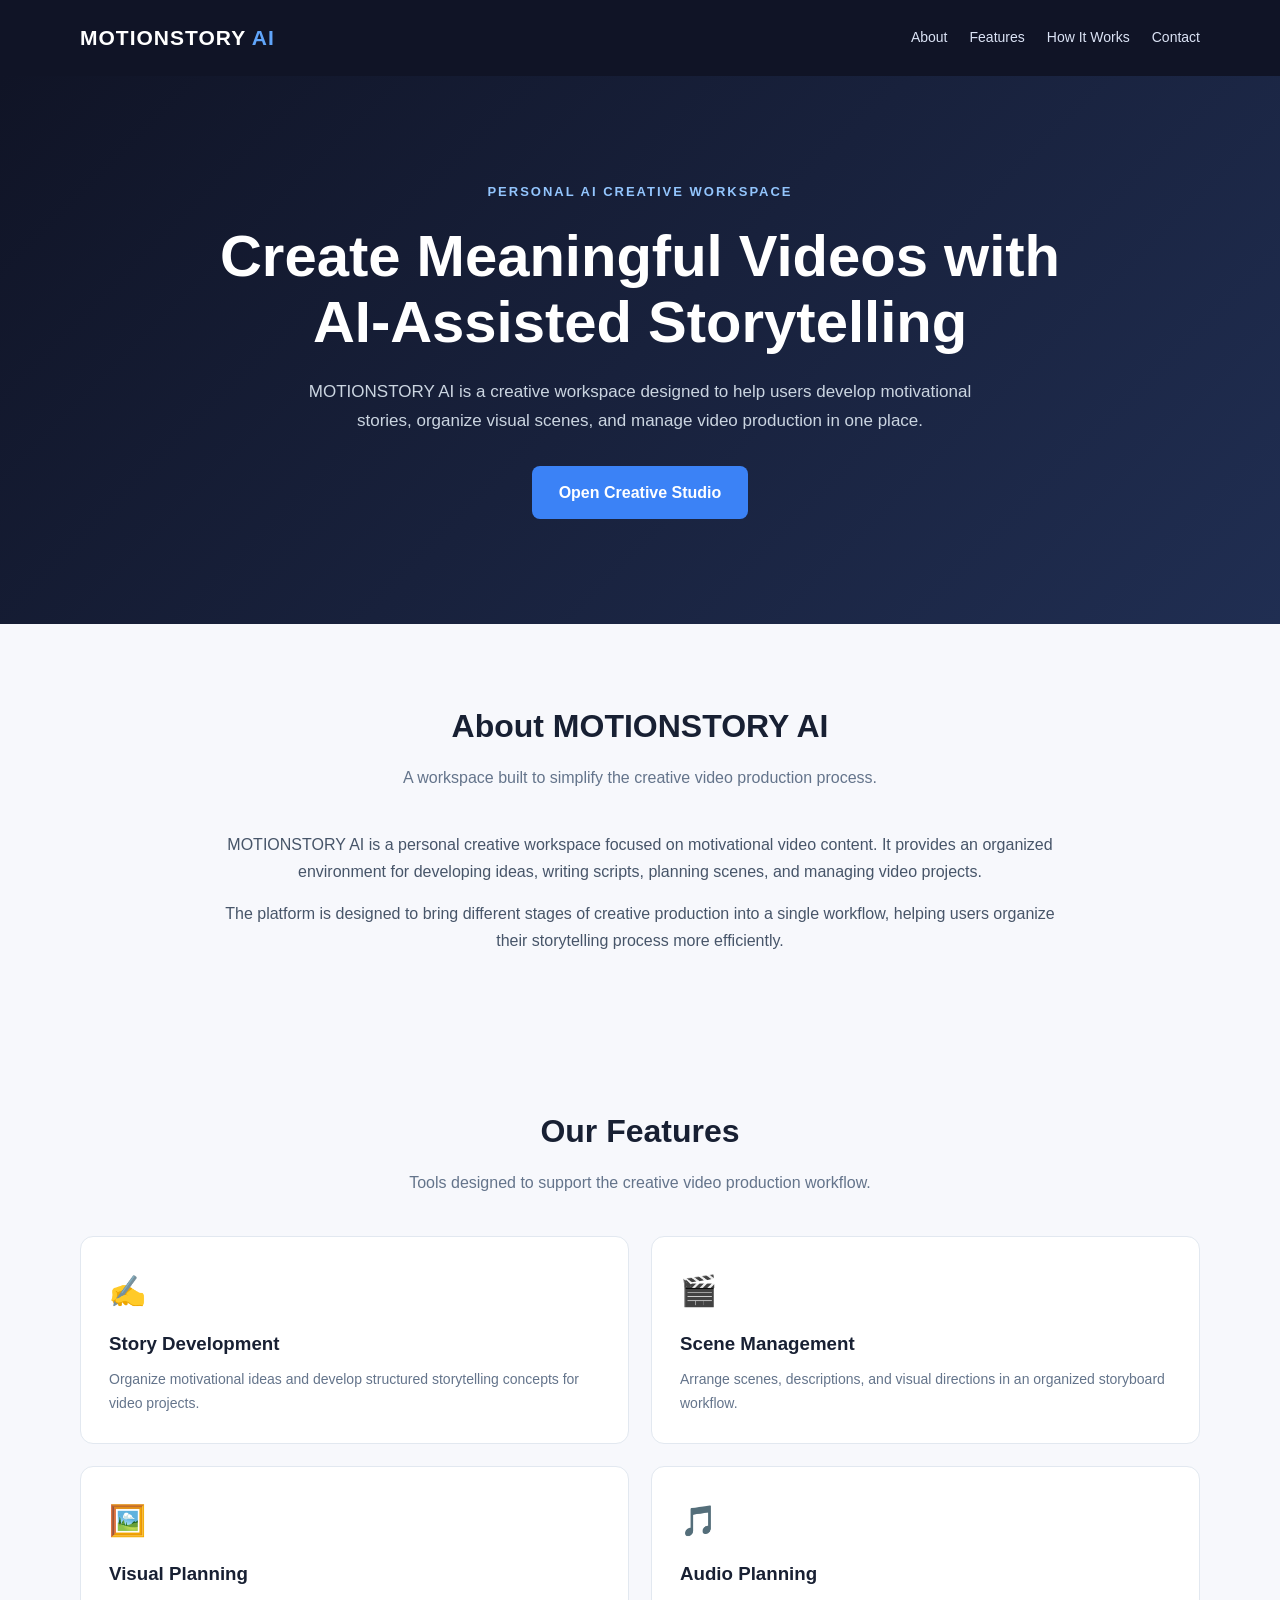
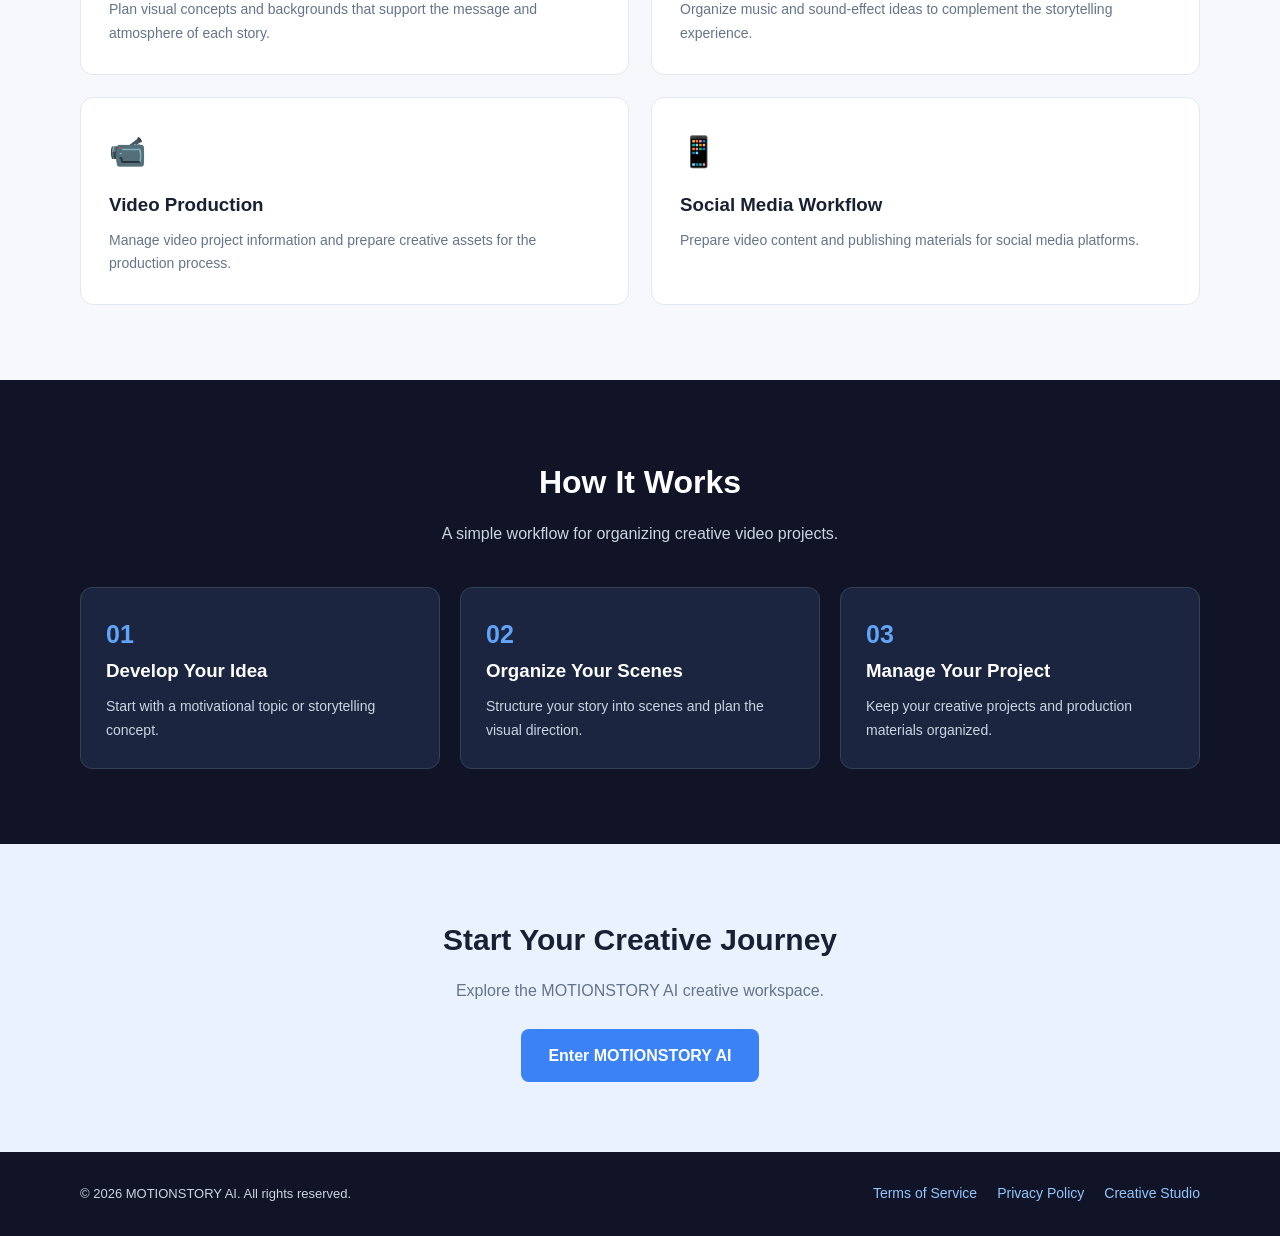
<file: index.html>
<!DOCTYPE html>
<html lang="en">
<head>
  <meta charset="UTF-8">
  <meta name="viewport" content="width=device-width, initial-scale=1.0">
  <meta name="theme-color" content="#101426">

  <title>MOTIONSTORY AI - AI Video Creation Studio</title>

  <meta name="description" content="MOTIONSTORY AI is a creative workspace for planning motivational stories, organizing visual scenes, and producing engaging videos with AI-assisted tools.">

  <style>
    * {
      margin: 0;
      padding: 0;
      box-sizing: border-box;
    }

    html {
      scroll-behavior: smooth;
    }

    body {
      font-family: Arial, sans-serif;
      background: #f7f8fc;
      color: #182033;
      line-height: 1.7;
    }

    .container {
      width: 90%;
      max-width: 1120px;
      margin: auto;
    }

    header {
      background: #101426;
      color: white;
      padding: 20px 0;
    }

    .navbar {
      display: flex;
      align-items: center;
      justify-content: space-between;
      gap: 20px;
    }

    .logo {
      font-size: 21px;
      font-weight: bold;
      letter-spacing: 1px;
    }

    .logo span {
      color: #60a5fa;
    }

    nav {
      display: flex;
      gap: 22px;
      flex-wrap: wrap;
    }

    nav a {
      color: #dbe3f5;
      text-decoration: none;
      font-size: 14px;
    }

    nav a:hover {
      color: white;
    }

    .hero {
      background: linear-gradient(135deg, #101426, #202e52);
      color: white;
      padding: 105px 0;
      text-align: center;
    }

    .hero-label {
      color: #93c5fd;
      font-size: 13px;
      font-weight: bold;
      letter-spacing: 2px;
      margin-bottom: 20px;
    }

    .hero h1 {
      font-size: clamp(34px, 6vw, 58px);
      line-height: 1.15;
      max-width: 850px;
      margin: 0 auto 22px;
    }

    .hero p {
      max-width: 700px;
      margin: 0 auto 30px;
      color: #cbd5e1;
      font-size: 17px;
    }

    .button {
      display: inline-block;
      background: #3b82f6;
      color: white;
      padding: 13px 27px;
      border-radius: 8px;
      text-decoration: none;
      font-weight: bold;
    }

    .button:hover {
      background: #2563eb;
    }

    .section {
      padding: 75px 0;
    }

    .section-heading {
      text-align: center;
      margin-bottom: 40px;
    }

    .section-heading h2 {
      font-size: 32px;
      margin-bottom: 10px;
    }

    .section-heading p {
      color: #64748b;
      max-width: 650px;
      margin: auto;
    }

    .about {
      max-width: 850px;
      margin: auto;
      text-align: center;
      color: #475569;
    }

    .features {
      display: grid;
      grid-template-columns: repeat(2, 1fr);
      gap: 22px;
    }

    .feature-card {
      background: white;
      padding: 28px;
      border: 1px solid #e2e8f0;
      border-radius: 13px;
    }

    .feature-icon {
      font-size: 30px;
      margin-bottom: 12px;
    }

    .feature-card h3 {
      margin-bottom: 8px;
      color: #182033;
    }

    .feature-card p {
      color: #64748b;
      font-size: 14px;
    }

    .workflow {
      background: #101426;
      color: white;
    }

    .workflow .section-heading p {
      color: #cbd5e1;
    }

    .steps {
      display: grid;
      grid-template-columns: repeat(3, 1fr);
      gap: 20px;
    }

    .step {
      padding: 25px;
      border: 1px solid #334155;
      border-radius: 12px;
      background: #1b2540;
    }

    .step-number {
      color: #60a5fa;
      font-size: 25px;
      font-weight: bold;
    }

    .step p {
      color: #cbd5e1;
      font-size: 14px;
      margin-top: 8px;
    }

    .cta {
      text-align: center;
      background: #eaf1ff;
      padding: 70px 20px;
    }

    .cta h2 {
      font-size: 30px;
      margin-bottom: 12px;
    }

    .cta p {
      color: #64748b;
      margin-bottom: 25px;
    }

    footer {
      background: #101426;
      color: #cbd5e1;
      padding: 30px 0;
    }

    .footer-content {
      display: flex;
      justify-content: space-between;
      align-items: center;
      flex-wrap: wrap;
      gap: 18px;
    }

    .footer-links {
      display: flex;
      gap: 20px;
      flex-wrap: wrap;
    }

    .footer-links a {
      color: #93c5fd;
      text-decoration: none;
      font-size: 14px;
    }

    .footer-links a:hover {
      text-decoration: underline;
    }

    .copyright {
      font-size: 13px;
    }

    @media (max-width: 700px) {
      .navbar {
        flex-direction: column;
      }

      nav {
        justify-content: center;
      }

      .hero {
        padding: 75px 0;
      }

      .features,
      .steps {
        grid-template-columns: 1fr;
      }

      .section-heading h2 {
        font-size: 27px;
      }

      .footer-content {
        flex-direction: column;
        text-align: center;
      }

      .footer-links {
        justify-content: center;
      }
    }
  </style>
</head>

<body>

  <header>
    <div class="container navbar">

      <div class="logo">
        MOTIONSTORY <span>AI</span>
      </div>

      <nav>
        <a href="#about">About</a>
        <a href="#features">Features</a>
        <a href="#workflow">How It Works</a>
        <a href="#contact">Contact</a>
      </nav>

    </div>
  </header>

  <main>

    <section class="hero">
      <div class="container">

        <div class="hero-label">
          PERSONAL AI CREATIVE WORKSPACE
        </div>

        <h1>
          Create Meaningful Videos with AI-Assisted Storytelling
        </h1>

        <p>
          MOTIONSTORY AI is a creative workspace designed to help
          users develop motivational stories, organize visual scenes,
          and manage video production in one place.
        </p>

        <a class="button" href="studio.html">
          Open Creative Studio
        </a>

      </div>
    </section>

    <section class="section" id="about">
      <div class="container">

        <div class="section-heading">
          <h2>About MOTIONSTORY AI</h2>
          <p>
            A workspace built to simplify the creative video production process.
          </p>
        </div>

        <div class="about">
          <p>
            MOTIONSTORY AI is a personal creative workspace focused on
            motivational video content. It provides an organized environment
            for developing ideas, writing scripts, planning scenes, and
            managing video projects.
          </p>

          <p style="margin-top:15px;">
            The platform is designed to bring different stages of creative
            production into a single workflow, helping users organize their
            storytelling process more efficiently.
          </p>
        </div>

      </div>
    </section>

    <section class="section" id="features">
      <div class="container">

        <div class="section-heading">
          <h2>Our Features</h2>
          <p>
            Tools designed to support the creative video production workflow.
          </p>
        </div>

        <div class="features">

          <div class="feature-card">
            <div class="feature-icon">✍️</div>
            <h3>Story Development</h3>
            <p>
              Organize motivational ideas and develop structured
              storytelling concepts for video projects.
            </p>
          </div>

          <div class="feature-card">
            <div class="feature-icon">🎬</div>
            <h3>Scene Management</h3>
            <p>
              Arrange scenes, descriptions, and visual directions
              in an organized storyboard workflow.
            </p>
          </div>

          <div class="feature-card">
            <div class="feature-icon">🖼️</div>
            <h3>Visual Planning</h3>
            <p>
              Plan visual concepts and backgrounds that support
              the message and atmosphere of each story.
            </p>
          </div>

          <div class="feature-card">
            <div class="feature-icon">🎵</div>
            <h3>Audio Planning</h3>
            <p>
              Organize music and sound-effect ideas to complement
              the storytelling experience.
            </p>
          </div>

          <div class="feature-card">
            <div class="feature-icon">📹</div>
            <h3>Video Production</h3>
            <p>
              Manage video project information and prepare creative
              assets for the production process.
            </p>
          </div>

          <div class="feature-card">
            <div class="feature-icon">📱</div>
            <h3>Social Media Workflow</h3>
            <p>
              Prepare video content and publishing materials
              for social media platforms.
            </p>
          </div>

        </div>

      </div>
    </section>

    <section class="section workflow" id="workflow">
      <div class="container">

        <div class="section-heading">
          <h2>How It Works</h2>
          <p>
            A simple workflow for organizing creative video projects.
          </p>
        </div>

        <div class="steps">

          <div class="step">
            <div class="step-number">01</div>
            <h3>Develop Your Idea</h3>
            <p>
              Start with a motivational topic or storytelling concept.
            </p>
          </div>

          <div class="step">
            <div class="step-number">02</div>
            <h3>Organize Your Scenes</h3>
            <p>
              Structure your story into scenes and plan the visual direction.
            </p>
          </div>

          <div class="step">
            <div class="step-number">03</div>
            <h3>Manage Your Project</h3>
            <p>
              Keep your creative projects and production materials organized.
            </p>
          </div>

        </div>

      </div>
    </section>

    <section class="cta" id="contact">
      <div class="container">

        <h2>Start Your Creative Journey</h2>

        <p>
          Explore the MOTIONSTORY AI creative workspace.
        </p>

        <a class="button" href="studio.html">
          Enter MOTIONSTORY AI
        </a>

      </div>
    </section>

  </main>

  <footer>
    <div class="container footer-content">

      <div class="copyright">
        © 2026 MOTIONSTORY AI. All rights reserved.
      </div>

      <div class="footer-links">
        <a href="terms.html">Terms of Service</a>
        <a href="privacy.html">Privacy Policy</a>
        <a href="studio.html">Creative Studio</a>
      </div>

    </div>
  </footer>

</body>
</html>
</file>
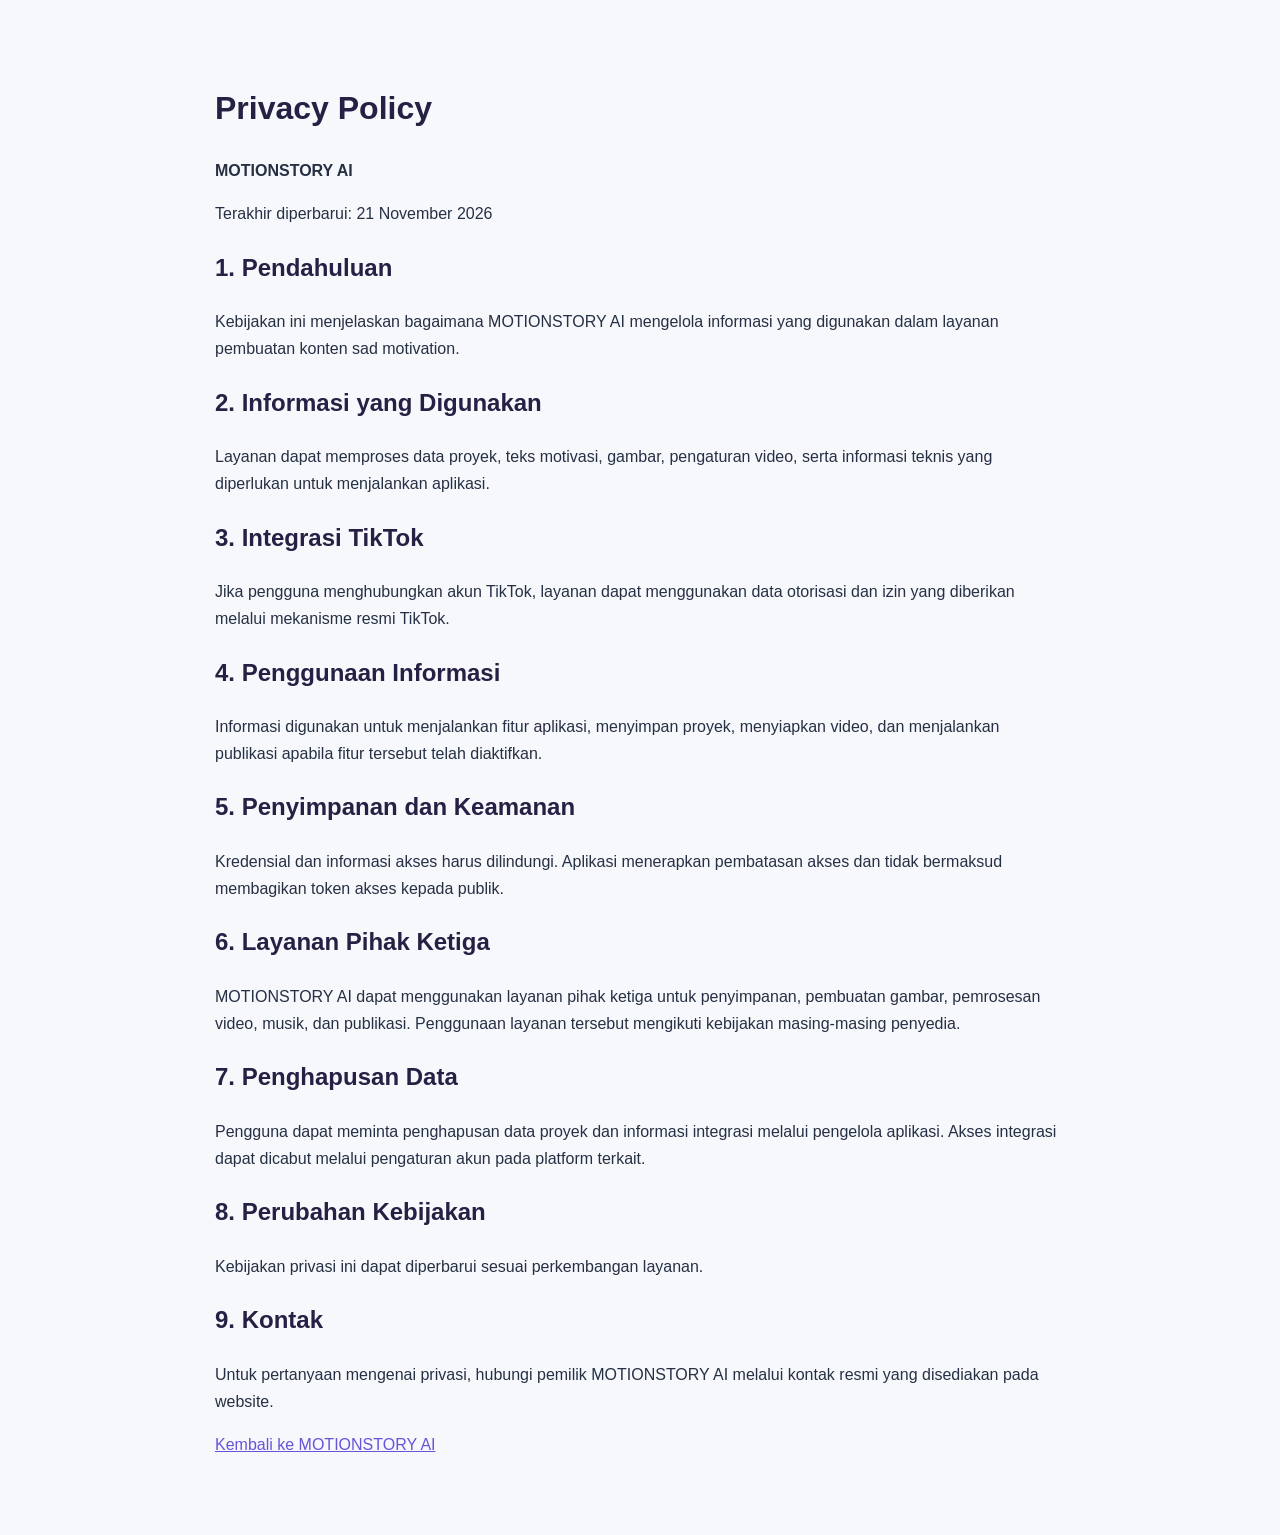
<file: privacy.html>
<!DOCTYPE html>
<html lang="id">
<head>
  <meta charset="UTF-8">
  <meta name="viewport" content="width=device-width, initial-scale=1.0">
  <title>Privacy Policy - MOTIONSTORY AI</title>
  <style>
    body {
      font-family: Arial, sans-serif;
      max-width: 850px;
      margin: 40px auto;
      padding: 20px;
      line-height: 1.7;
      color: #263044;
      background: #f7f8fc;
    }
    h1, h2 { color: #252044; }
    a { color: #6555d9; }
  </style>
</head>
<body>
  <h1>Privacy Policy</h1>
  <p><strong>MOTIONSTORY AI</strong></p>
  <p>Terakhir diperbarui: 21 November 2026</p>

  <h2>1. Pendahuluan</h2>
  <p>Kebijakan ini menjelaskan bagaimana MOTIONSTORY AI
  mengelola informasi yang digunakan dalam layanan
  pembuatan konten sad motivation.</p>

  <h2>2. Informasi yang Digunakan</h2>
  <p>Layanan dapat memproses data proyek, teks motivasi,
  gambar, pengaturan video, serta informasi teknis
  yang diperlukan untuk menjalankan aplikasi.</p>

  <h2>3. Integrasi TikTok</h2>
  <p>Jika pengguna menghubungkan akun TikTok, layanan
  dapat menggunakan data otorisasi dan izin yang
  diberikan melalui mekanisme resmi TikTok.</p>

  <h2>4. Penggunaan Informasi</h2>
  <p>Informasi digunakan untuk menjalankan fitur aplikasi,
  menyimpan proyek, menyiapkan video, dan menjalankan
  publikasi apabila fitur tersebut telah diaktifkan.</p>

  <h2>5. Penyimpanan dan Keamanan</h2>
  <p>Kredensial dan informasi akses harus dilindungi.
  Aplikasi menerapkan pembatasan akses dan tidak
  bermaksud membagikan token akses kepada publik.</p>

  <h2>6. Layanan Pihak Ketiga</h2>
  <p>MOTIONSTORY AI dapat menggunakan layanan pihak ketiga
  untuk penyimpanan, pembuatan gambar, pemrosesan video,
  musik, dan publikasi. Penggunaan layanan tersebut
  mengikuti kebijakan masing-masing penyedia.</p>

  <h2>7. Penghapusan Data</h2>
  <p>Pengguna dapat meminta penghapusan data proyek dan
  informasi integrasi melalui pengelola aplikasi.
  Akses integrasi dapat dicabut melalui pengaturan akun
  pada platform terkait.</p>

  <h2>8. Perubahan Kebijakan</h2>
  <p>Kebijakan privasi ini dapat diperbarui sesuai
  perkembangan layanan.</p>

  <h2>9. Kontak</h2>
  <p>Untuk pertanyaan mengenai privasi, hubungi pemilik
  MOTIONSTORY AI melalui kontak resmi yang disediakan
  pada website.</p>

  <p><a href="./">Kembali ke MOTIONSTORY AI</a></p>
</body>
</html>
</file>
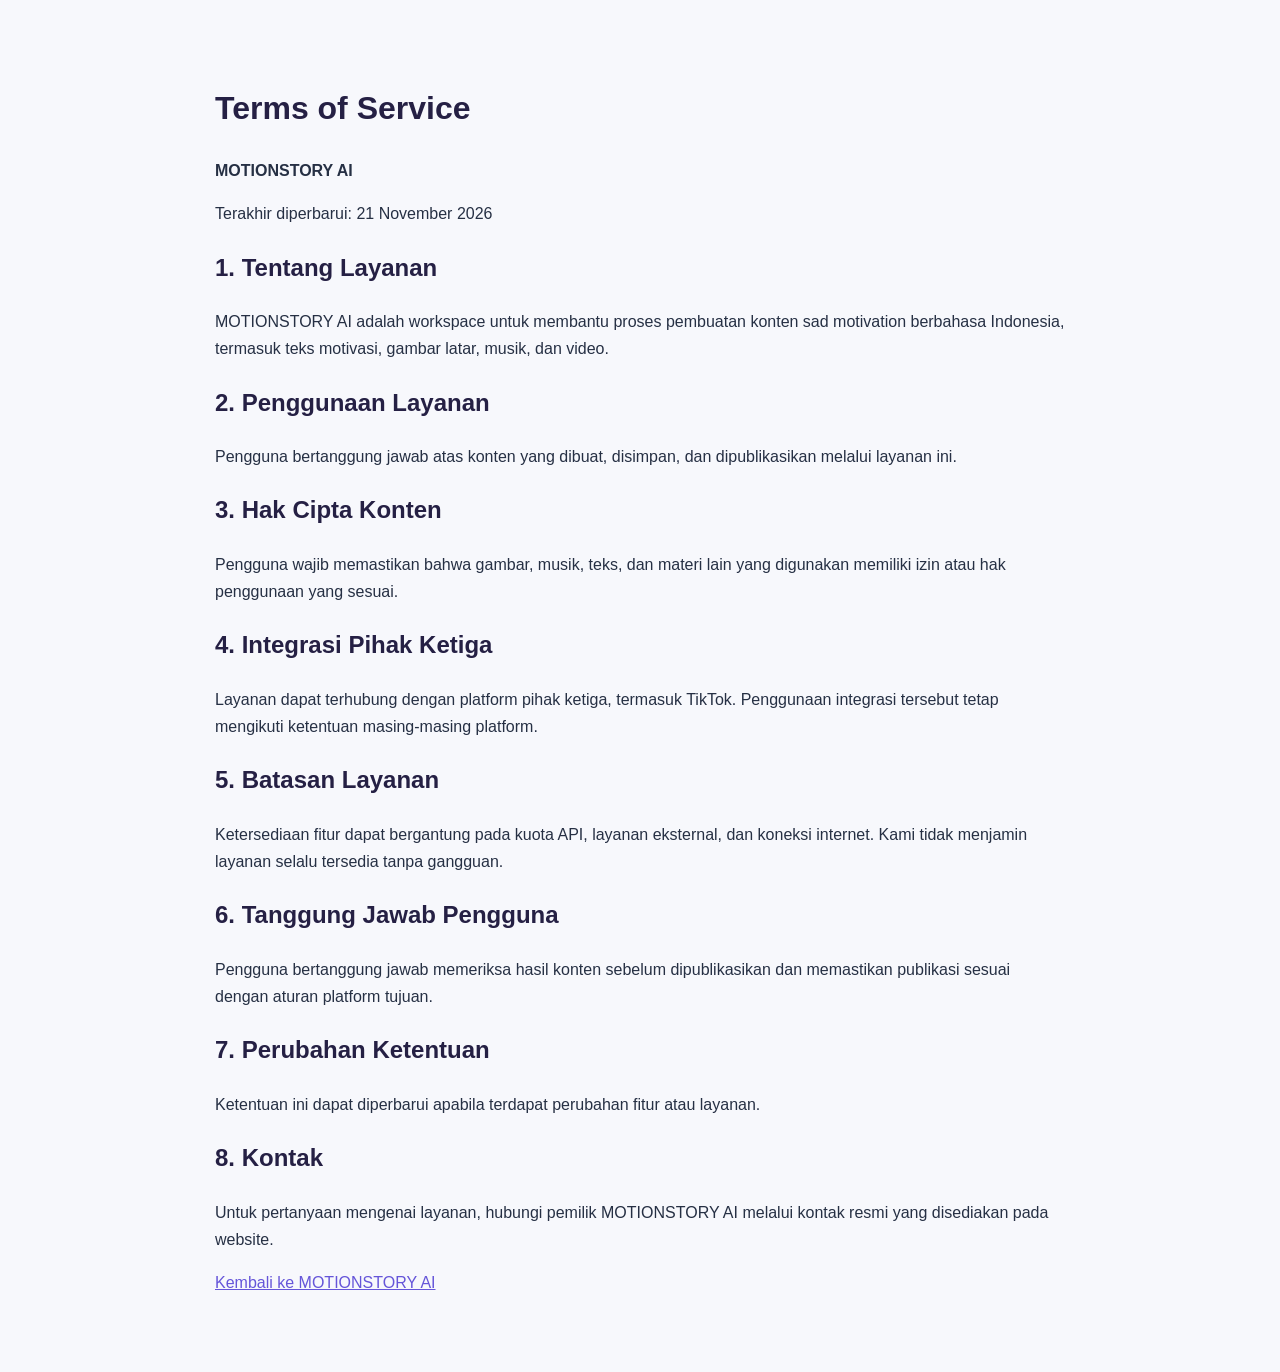
<file: terms.html>
<!DOCTYPE html>
<html lang="id">
<head>
  <meta charset="UTF-8">
  <meta name="viewport" content="width=device-width, initial-scale=1.0">
  <title>Terms of Service - MOTIONSTORY AI</title>
  <style>
    body {
      font-family: Arial, sans-serif;
      max-width: 850px;
      margin: 40px auto;
      padding: 20px;
      line-height: 1.7;
      color: #263044;
      background: #f7f8fc;
    }
    h1, h2 { color: #252044; }
    a { color: #6555d9; }
  </style>
</head>
<body>
  <h1>Terms of Service</h1>
  <p><strong>MOTIONSTORY AI</strong></p>
  <p>Terakhir diperbarui: 21 November 2026</p>

  <h2>1. Tentang Layanan</h2>
  <p>MOTIONSTORY AI adalah workspace untuk membantu proses
  pembuatan konten sad motivation berbahasa Indonesia,
  termasuk teks motivasi, gambar latar, musik, dan video.</p>

  <h2>2. Penggunaan Layanan</h2>
  <p>Pengguna bertanggung jawab atas konten yang dibuat,
  disimpan, dan dipublikasikan melalui layanan ini.</p>

  <h2>3. Hak Cipta Konten</h2>
  <p>Pengguna wajib memastikan bahwa gambar, musik, teks,
  dan materi lain yang digunakan memiliki izin atau hak
  penggunaan yang sesuai.</p>

  <h2>4. Integrasi Pihak Ketiga</h2>
  <p>Layanan dapat terhubung dengan platform pihak ketiga,
  termasuk TikTok. Penggunaan integrasi tersebut tetap
  mengikuti ketentuan masing-masing platform.</p>

  <h2>5. Batasan Layanan</h2>
  <p>Ketersediaan fitur dapat bergantung pada kuota API,
  layanan eksternal, dan koneksi internet. Kami tidak
  menjamin layanan selalu tersedia tanpa gangguan.</p>

  <h2>6. Tanggung Jawab Pengguna</h2>
  <p>Pengguna bertanggung jawab memeriksa hasil konten
  sebelum dipublikasikan dan memastikan publikasi sesuai
  dengan aturan platform tujuan.</p>

  <h2>7. Perubahan Ketentuan</h2>
  <p>Ketentuan ini dapat diperbarui apabila terdapat
  perubahan fitur atau layanan.</p>

  <h2>8. Kontak</h2>
  <p>Untuk pertanyaan mengenai layanan, hubungi pemilik
  MOTIONSTORY AI melalui kontak resmi yang disediakan
  pada website.</p>

  <p><a href="./">Kembali ke MOTIONSTORY AI</a></p>
</body>
</html>
</file>
